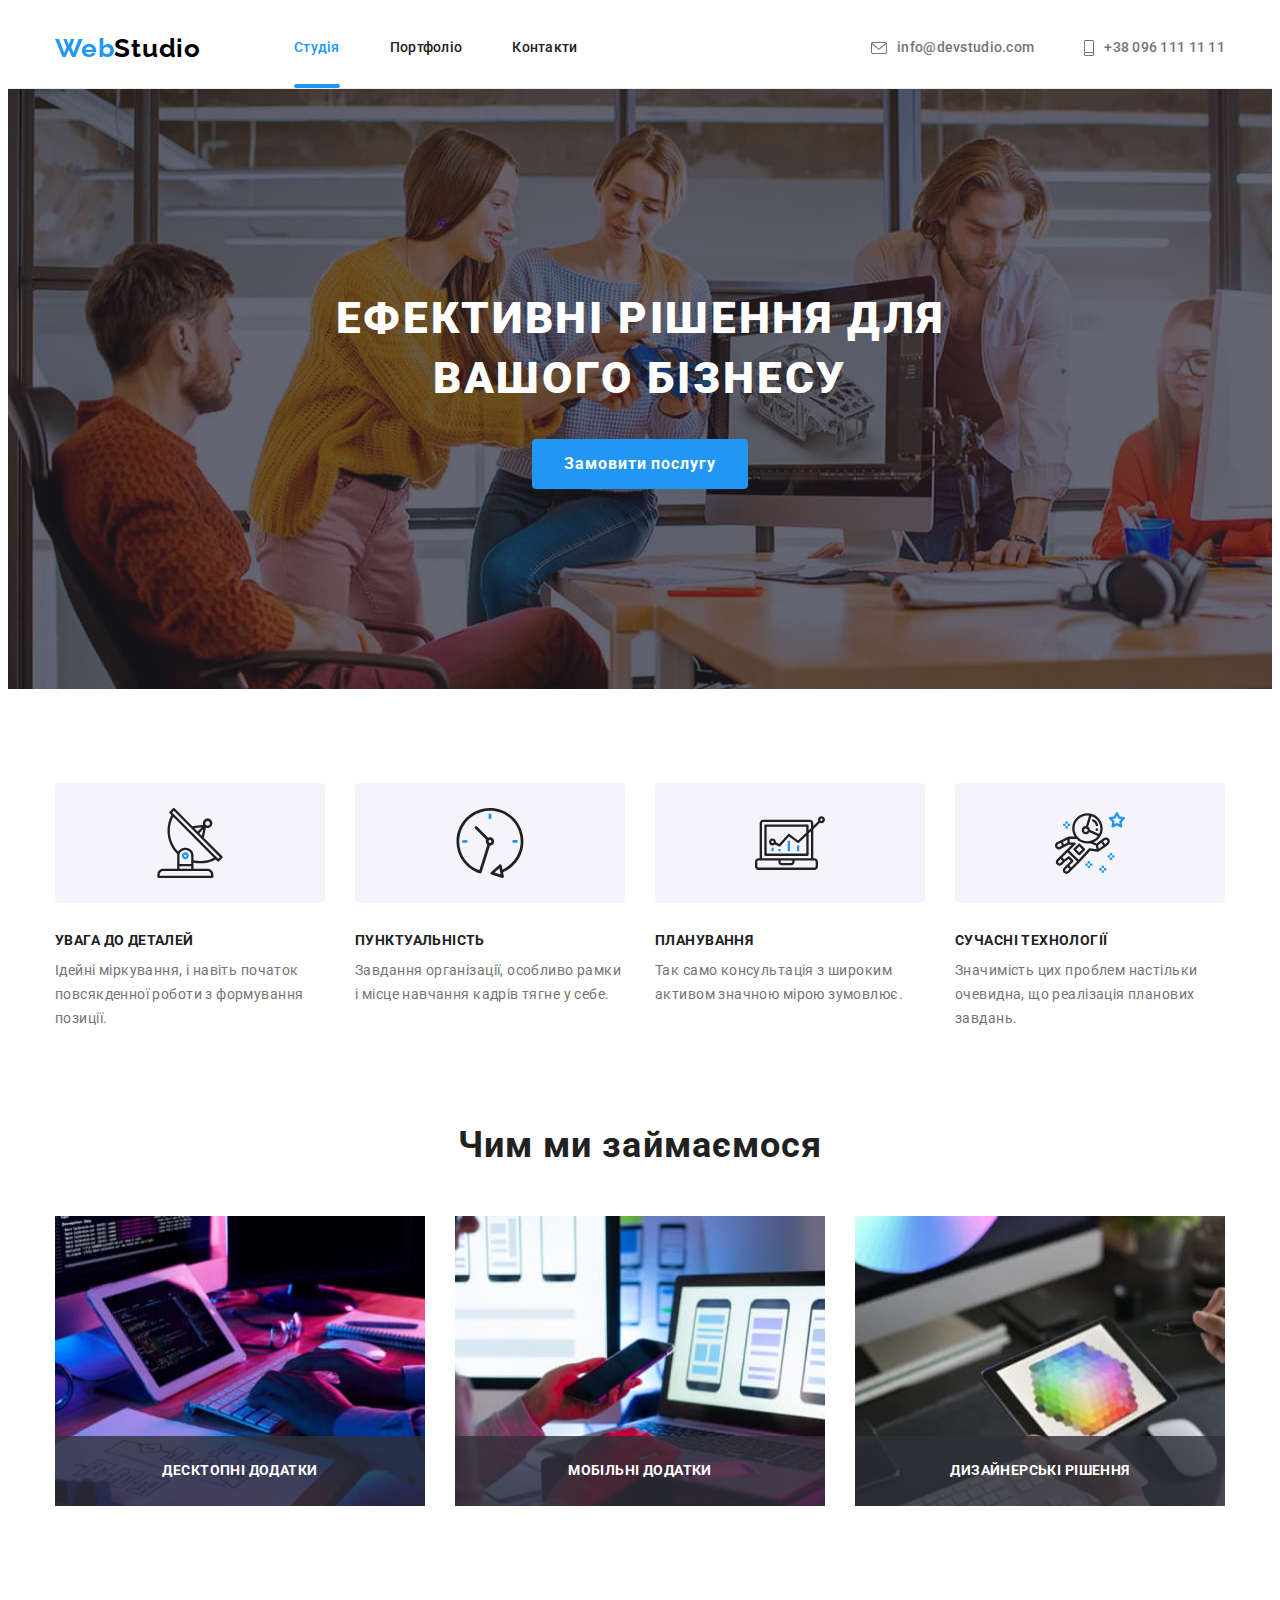
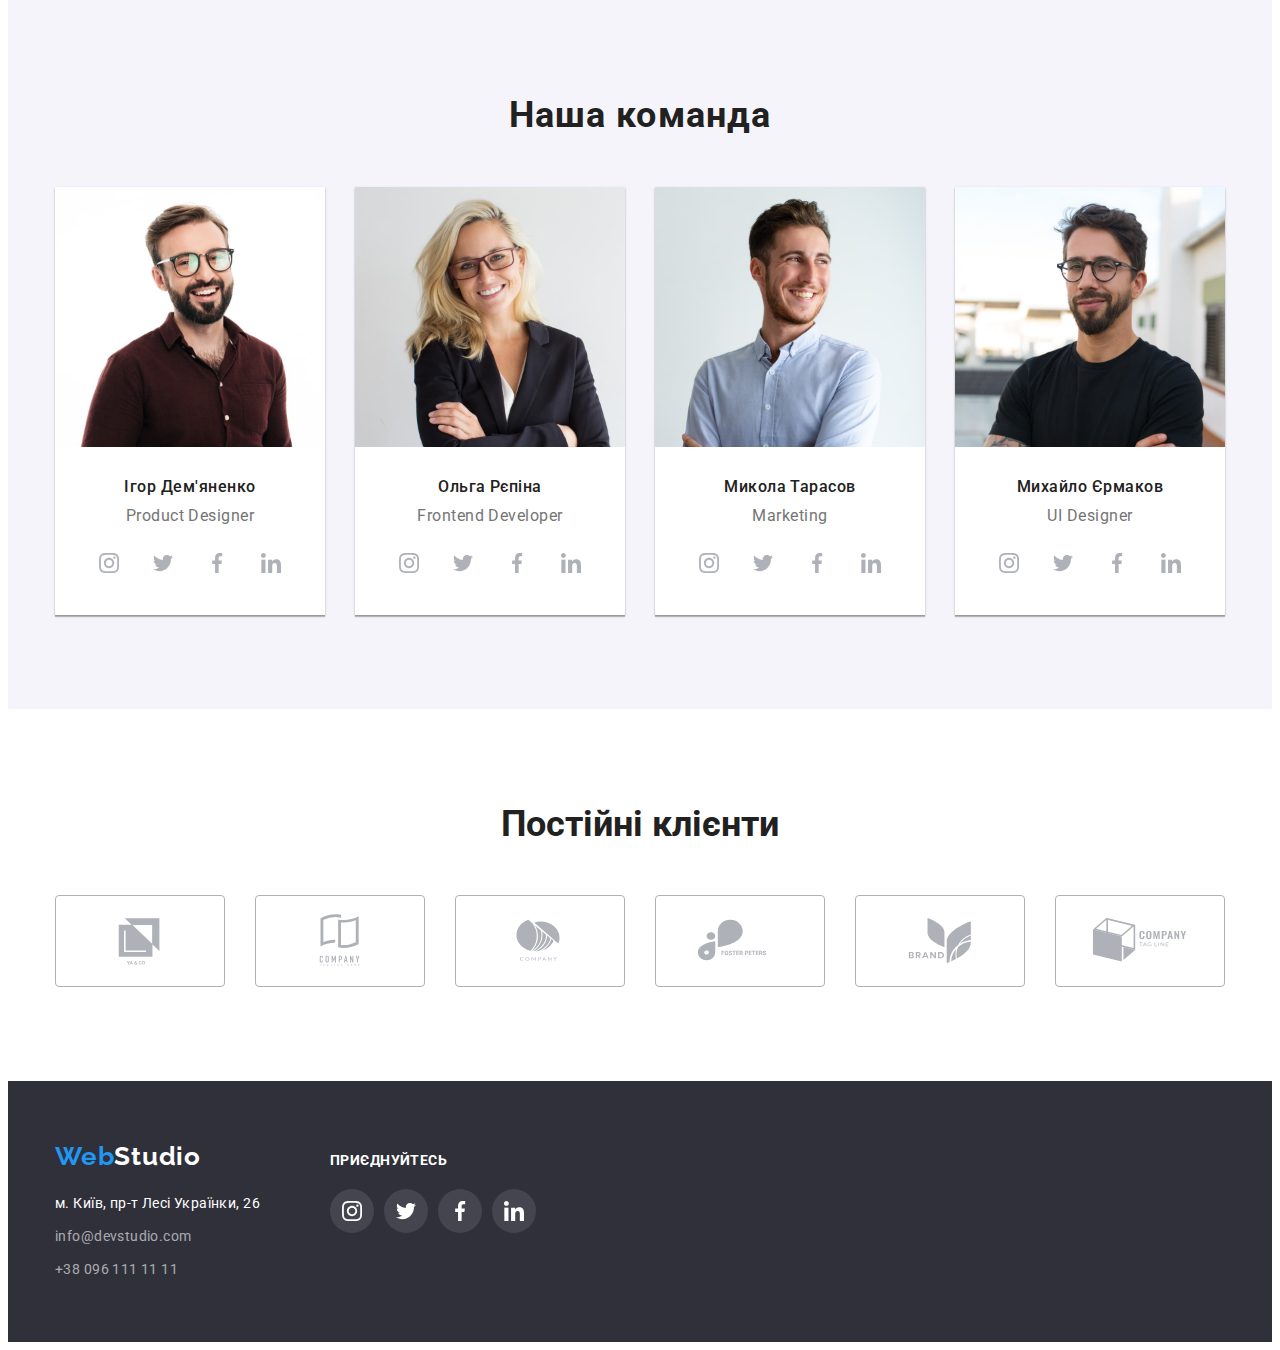
<file: index.html>
<!DOCTYPE html>
<html lang="uk">
  <head>
    <meta charset="UTF-8" />
    <meta name="viewport" content="width=device-width, initial-scale=1.0" />
    <title>Document</title>
    <link rel="preconnect" href="https://fonts.googleapis.com" />
    <link rel="preconnect" href="https://fonts.gstatic.com" crossorigin />
    <link
      href="https://fonts.googleapis.com/css2?family=Raleway:wght@700&family=Roboto:wght@400;500;700;900&display=swap"
      rel="stylesheet"
    />
    <link
      rel="stylesheet"
      href="https://cdnjs.cloudflare.com/ajax/libs/modern-normalize/1.1.0/modern-normalize.min.css"
      integrity="sha512-wpPYUAdjBVSE4KJnH1VR1HeZfpl1ub8YT/NKx4PuQ5NmX2tKuGu6U/JRp5y+Y8XG2tV+wKQpNHVUX03MfMFn9Q=="
      crossorigin="anonymous"
      referrerpolicy="no-referrer"
    />
    <link rel="stylesheet" href="./CSS/styles.css" />
  </head>

  <body>
    <header class="header">
      <div class="container nav-menu">
        <nav class="nav-menu">
          <a lang="en" href="" class="logo"
            ><span class="accent">Web</span>Studio</a
          >
          <ul class="site-nav list">
            <li class="item">
              <a href="" class="site-nav-link current">Студія</a>
            </li>
            <li class="item">
              <a href="./portfolio.html" class="site-nav-link">Портфоліо</a>
            </li>
            <li class="item"><a href="" class="site-nav-link">Контакти</a></li>
          </ul>
        </nav>
        <ul class="contacts list">
          <li class="item">
            <a href="mailto:info@devstudio.com" class="contacts-link"
              ><svg class="mail" width="16" height="12">
                <use href="./images/symbol-defs.svg#envelope"></use></svg
              >info@devstudio.com</a
            >
          </li>
          <li class="item">
            <a href="tel:+380961111111" class="contacts-link"
              ><svg class="tel" width="10" height="16">
                <use href="./images/symbol-defs.svg#smartphone"></use></svg
              >+38 096 111 11 11</a
            >
          </li>
        </ul>
      </div>
    </header>

    <main>
      <section class="hero">
        <div class="container">
          <h1 class="hero-title">ЕФЕКТИВНІ РІШЕННЯ ДЛЯ ВАШОГО БІЗНЕСУ</h1>
          <button type="button" class="button" data-modal-open>
            Замовити послугу
          </button>
        </div>
      </section>

      <section class="features">
        <div class="container">
          <h2 class="section-title hidden-title">Особливості</h2>
          <ul class="features-list list">
            <li class="item">
              <div class="features-card-list">
                <a href="" class="features-link">
                  <svg class="features-icon" width="70" height="70">
                    <use href="./images/symbol-defs.svg#antenna"></use>
                  </svg>
                </a>
              </div>
              <h3 class="features-title">УВАГА ДО ДЕТАЛЕЙ</h3>
              <p class="features-text">
                Ідейні міркування, і навіть початок повсякденної роботи з
                формування позиції.
              </p>
            </li>
            <li class="item">
              <div class="features-card-list">
                <a href="" class="features-link">
                  <svg class="features-icon" width="70" height="70">
                    <use href="./images/symbol-defs.svg#clock"></use>
                  </svg>
                </a>
              </div>
              <h3 class="features-title">ПУНКТУАЛЬНІСТЬ</h3>
              <p class="features-text">
                Завдання організації, особливо рамки і місце навчання кадрів
                тягне у себе.
              </p>
            </li>
            <li class="item">
              <div class="features-card-list">
                <a href="" class="features-link">
                  <svg class="features-icon" width="70" height="70">
                    <use href="./images/symbol-defs.svg#diagram"></use>
                  </svg>
                </a>
              </div>
              <h3 class="features-title">ПЛАНУВАННЯ</h3>
              <p class="features-text">
                Так само консультація з широким активом значною мірою зумовлює.
              </p>
            </li>
            <li class="item">
              <div class="features-card-list">
                <a href="" class="features-link">
                  <svg class="features-icon" width="70" height="70">
                    <use href="./images/symbol-defs.svg#astronaut"></use>
                  </svg>
                </a>
              </div>
              <h3 class="features-title">СУЧАСНІ ТЕХНОЛОГІЇ</h3>
              <p class="features-text">
                Значимість цих проблем настільки очевидна, що реалізація
                планових завдань.
              </p>
            </li>
          </ul>
        </div>
      </section>

      <section class="work">
        <div class="container">
          <h2 class="section-title">Чим ми займаємося</h2>
          <ul class="work-list list">
            <li class="work-list-pic">
              <div class="image">
                <img
                  src="./images/box1.jpg"
                  alt="Розробка веб-сайтів"
                  width="370"
                  height="290"
                />
                <div class="image-text">
                  <p class="image-paragraph">ДЕСКТОПНІ ДОДАТКИ</p>
                </div>
              </div>
            </li>
            <li class="work-list-pic">
              <div class="image">
                <img
                  src="./images/box2.jpg"
                  alt="Створення мобільних додатків"
                  width="370"
                  height="290"
                />
                <div class="image-text">
                  <p class="image-paragraph">МОБІЛЬНІ ДОДАТКИ</p>
                </div>
              </div>
            </li>
            <li class="work-list-pic">
              <div class="image">
                <img
                  src="./images/box3.jpg"
                  alt="Веб та графічний дизайн"
                  width="370"
                  height="290"
                />
                <div class="image-text">
                  <p class="image-paragraph">ДИЗАЙНЕРСЬКІ РІШЕННЯ</p>
                </div>
              </div>
            </li>
          </ul>
        </div>
      </section>

      <section class="team">
        <div class="container">
          <h2 class="section-title">Наша команда</h2>
          <ul class="team-list list">
            <li class="team-list-person">
              <img
                src="./images/img1.jpg"
                alt="Продакт-дизайнер"
                width="270"
                height="260"
              />
              <div class="team-title-position">
                <h3 class="team-title">Ігор Дем'яненко</h3>
                <p lang="en" class="team-position">Product Designer</p>
              </div>
              <ul class="team-soc-list">
                <li class="team-soc-item">
                  <a href="" class="team-soc-link">
                    <svg class="team-soc-icon" width="20" height="20">
                      <use href="./images/symbol-defs.svg#instagram"></use>
                    </svg>
                  </a>
                </li>
                <li class="team-soc-item">
                  <a href="" class="team-soc-link">
                    <svg class="team-soc-icon" width="20" height="20">
                      <use href="./images/symbol-defs.svg#twitter"></use>
                    </svg>
                  </a>
                </li>
                <li class="team-soc-item">
                  <a href="" class="team-soc-link">
                    <svg class="team-soc-icon" width="20" height="20">
                      <use href="./images/symbol-defs.svg#facebook"></use>
                    </svg>
                  </a>
                </li>
                <li class="team-soc-item">
                  <a href="" class="team-soc-link">
                    <svg class="team-soc-icon" width="20" height="20">
                      <use href="./images/symbol-defs.svg#linkedin"></use>
                    </svg>
                  </a>
                </li>
              </ul>
            </li>
            <li class="team-list-person">
              <img
                src="./images/img2.jpg"
                alt="Фронтенд-розробник"
                width="270"
                height="260"
              />
              <div class="team-title-position">
                <h3 class="team-title">Ольга Рєпіна</h3>
                <p lang="en" class="team-position">Frontend Developer</p>
              </div>
              <ul class="team-soc-list">
                <li class="team-soc-item">
                  <a href="" class="team-soc-link">
                    <svg class="team-soc-icon" width="20" height="20">
                      <use href="./images/symbol-defs.svg#instagram"></use>
                    </svg>
                  </a>
                </li>
                <li class="team-soc-item">
                  <a href="" class="team-soc-link">
                    <svg class="team-soc-icon" width="20" height="20">
                      <use href="./images/symbol-defs.svg#twitter"></use>
                    </svg>
                  </a>
                </li>
                <li class="team-soc-item">
                  <a href="" class="team-soc-link">
                    <svg class="team-soc-icon" width="20" height="20">
                      <use href="./images/symbol-defs.svg#facebook"></use>
                    </svg>
                  </a>
                </li>
                <li class="team-soc-item">
                  <a href="" class="team-soc-link">
                    <svg class="team-soc-icon" width="20" height="20">
                      <use href="./images/symbol-defs.svg#linkedin"></use>
                    </svg>
                  </a>
                </li>
              </ul>
            </li>
            <li class="team-list-person">
              <img
                src="./images/img3.jpg"
                alt="Маркетолог"
                width="270"
                height="260"
              />
              <div class="team-title-position">
                <h3 class="team-title">Микола Тарасов</h3>
                <p lang="en" class="team-position">Marketing</p>
              </div>
              <ul class="team-soc-list">
                <li class="team-soc-item">
                  <a href="" class="team-soc-link">
                    <svg class="team-soc-icon" width="20" height="20">
                      <use href="./images/symbol-defs.svg#instagram"></use>
                    </svg>
                  </a>
                </li>
                <li class="team-soc-item">
                  <a href="" class="team-soc-link">
                    <svg class="team-soc-icon" width="20" height="20">
                      <use href="./images/symbol-defs.svg#twitter"></use>
                    </svg>
                  </a>
                </li>
                <li class="team-soc-item">
                  <a href="" class="team-soc-link">
                    <svg class="team-soc-icon" width="20" height="20">
                      <use href="./images/symbol-defs.svg#facebook"></use>
                    </svg>
                  </a>
                </li>
                <li class="team-soc-item">
                  <a href="" class="team-soc-link">
                    <svg class="team-soc-icon" width="20" height="20">
                      <use href="./images/symbol-defs.svg#linkedin"></use>
                    </svg>
                  </a>
                </li>
              </ul>
            </li>
            <li class="team-list-person">
              <img
                src="./images/img4.jpg"
                alt="Графічний дизайнер"
                width="270"
                height="260"
              />
              <div class="team-title-position">
                <h3 class="team-title">Михайло Єрмаков</h3>
                <p lang="en" class="team-position">UI Designer</p>
              </div>
              <ul class="team-soc-list">
                <li class="team-soc-item">
                  <a href="" class="team-soc-link">
                    <svg class="team-soc-icon" width="20" height="20">
                      <use href="./images/symbol-defs.svg#instagram"></use>
                    </svg>
                  </a>
                </li>
                <li class="team-soc-item">
                  <a href="" class="team-soc-link">
                    <svg class="team-soc-icon" width="20" height="20">
                      <use href="./images/symbol-defs.svg#twitter"></use>
                    </svg>
                  </a>
                </li>
                <li class="team-soc-item">
                  <a href="" class="team-soc-link">
                    <svg class="team-soc-icon" width="20" height="20">
                      <use href="./images/symbol-defs.svg#facebook"></use>
                    </svg>
                  </a>
                </li>
                <li class="team-soc-item">
                  <a href="" class="team-soc-link">
                    <svg class="team-soc-icon" width="20" height="20">
                      <use href="./images/symbol-defs.svg#linkedin"></use>
                    </svg>
                  </a>
                </li>
              </ul>
            </li>
          </ul>
        </div>
      </section>

      <section class="clients">
        <div class="container">
          <h2 class="clients-title">Постійні клієнти</h2>
          <ul class="clients-list">
            <li class="client">
              <a href="" class="clients-link">
                <svg class="clients-icon" width="106" height="60">
                  <use href="./images/symbol-defs.svg#client1"></use>
                </svg>
              </a>
            </li>
            <li class="client">
              <a href="" class="clients-link">
                <svg class="clients-icon" width="106" height="60">
                  <use href="./images/symbol-defs.svg#client2"></use>
                </svg>
              </a>
            </li>
            <li class="client">
              <a href="" class="clients-link">
                <svg class="clients-icon" width="106" height="60">
                  <use href="./images/symbol-defs.svg#client3"></use>
                </svg>
              </a>
            </li>
            <li class="client">
              <a href="" class="clients-link">
                <svg class="clients-icon" width="106" height="60">
                  <use href="./images/symbol-defs.svg#client4"></use>
                </svg>
              </a>
            </li>
            <li class="client">
              <a href="" class="clients-link">
                <svg class="clients-icon" width="106" height="60">
                  <use href="./images/symbol-defs.svg#client5"></use>
                </svg>
              </a>
            </li>
            <li class="client">
              <a href="" class="clients-link">
                <svg class="clients-icon" width="106" height="60">
                  <use href="./images/symbol-defs.svg#client6"></use>
                </svg>
              </a>
            </li>
          </ul>
        </div>
      </section>
    </main>

    <footer class="footer">
      <div class="container bottom">
        <div class="contacts-info">
          <a lang="en" href="" class="footer-logo"
            ><span class="accent">Web</span>Studio</a
          >
          <address>
            <ul class="list address-ul">
              <li class="address-link-list">
                <a href="" class="address-link address-map-link"
                  >м. Київ, пр-т Лесі Українки, 26</a
                >
              </li>
              <li class="address-link-list">
                <a href="mailto:info@devstudio.com" class="address-link"
                  >info@devstudio.com</a
                >
              </li>
              <li class="address-link-list">
                <a href="tel:+380961111111" class="address-link"
                  >+38 096 111 11 11</a
                >
              </li>
            </ul>
          </address>
        </div>
        <div class="join">
          <h2 class="join-title">Приєднуйтесь</h2>
          <ul class="soc-list">
            <li class="social-network">
              <a href="" class="soc-link">
                <svg class="soc-icon" width="20" height="20">
                  <use href="./images/symbol-defs.svg#instagram"></use>
                </svg>
              </a>
            </li>
            <li class="social-network">
              <a href="" class="soc-link">
                <svg class="soc-icon" width="20" height="20">
                  <use href="./images/symbol-defs.svg#twitter"></use>
                </svg>
              </a>
            </li>
            <li class="social-network">
              <a href="" class="soc-link">
                <svg class="soc-icon" width="20" height="20">
                  <use href="./images/symbol-defs.svg#facebook"></use>
                </svg>
              </a>
            </li>
            <li class="social-network">
              <a href="" class="soc-link">
                <svg class="soc-icon" width="20" height="20">
                  <use href="./images/symbol-defs.svg#linkedin"></use>
                </svg>
              </a>
            </li>
          </ul>
        </div>
      </div>
    </footer>
    <div class="backdrop is-hidden" data-modal>
      <div class="modal">
        <button class="close-button" type="button">
          <svg
            class="close-button-icon"
            width="11"
            height="11"
            data-modal-close
          >
            <use href="./images/symbol-defs.svg#close"></use>
          </svg>
        </button>
      </div>
    </div>
    <script src="./js/modal.js"></script>
  </body>
</html>
</file>
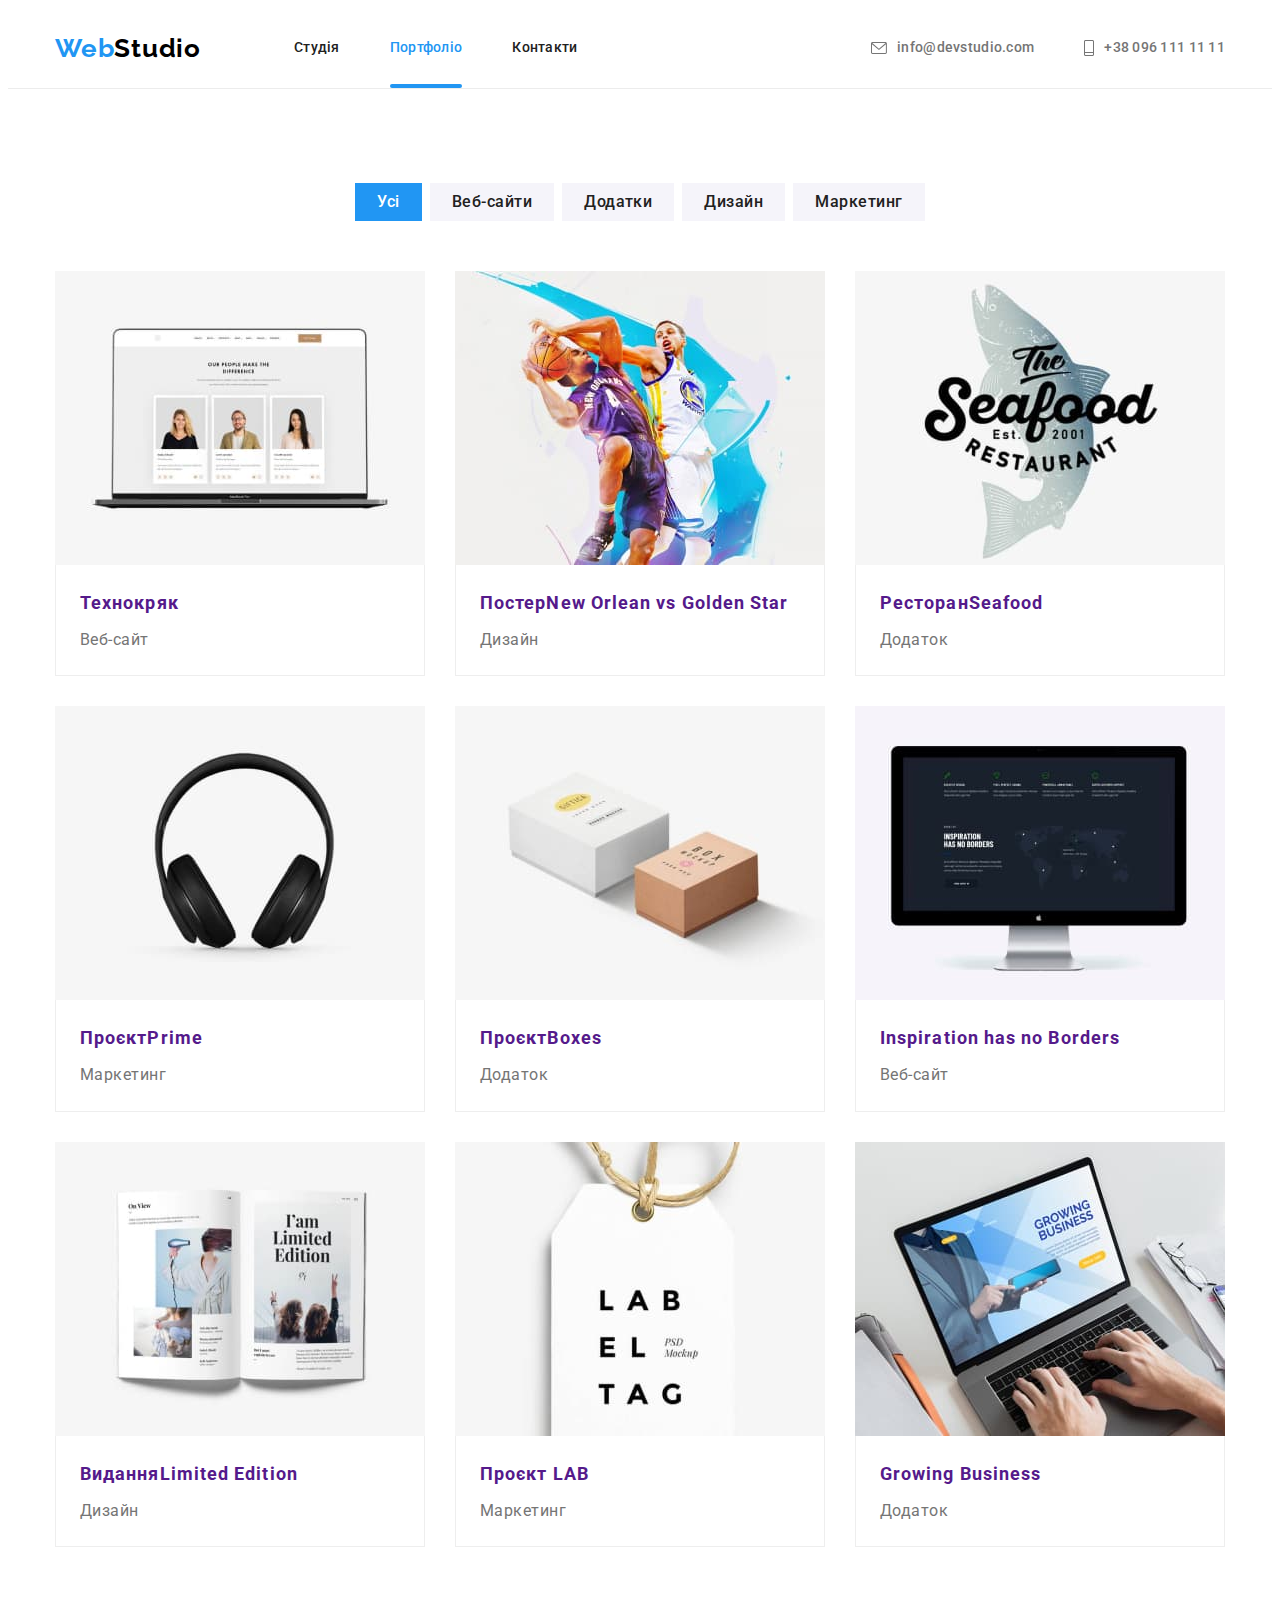
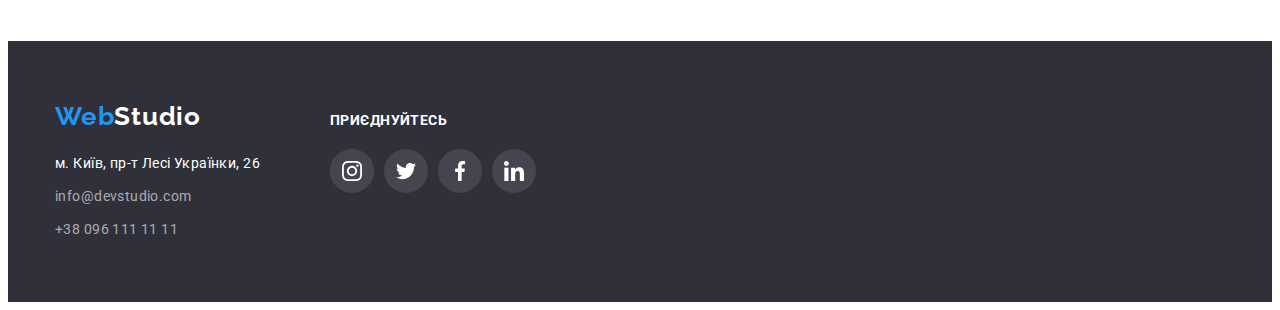
<file: portfolio.html>
<!DOCTYPE html>
<html lang="uk">
  <head>
    <meta charset="UTF-8" />
    <meta name="viewport" content="width=device-width, initial-scale=1.0" />
    <title>Document</title>
    <link rel="preconnect" href="https://fonts.googleapis.com" />
    <link rel="preconnect" href="https://fonts.gstatic.com" crossorigin />
    <link
      href="https://fonts.googleapis.com/css2?family=Raleway:wght@700&family=Roboto:wght@400;500;700;900&display=swap"
      rel="stylesheet"
    />
    <link
      rel="stylesheet"
      href="https://cdnjs.cloudflare.com/ajax/libs/modern-normalize/1.1.0/modern-normalize.min.css"
      integrity="sha512-wpPYUAdjBVSE4KJnH1VR1HeZfpl1ub8YT/NKx4PuQ5NmX2tKuGu6U/JRp5y+Y8XG2tV+wKQpNHVUX03MfMFn9Q=="
      crossorigin="anonymous"
      referrerpolicy="no-referrer"
    />
    <link rel="stylesheet" href="./CSS/styles.css" />
  </head>

  <body>
    <header class="header">
      <div class="container nav-menu">
        <nav class="nav-menu">
          <a lang="en" href="./index.html" class="logo"
            ><span class="accent">Web</span>Studio</a
          >
          <ul class="site-nav list">
            <li class="item">
              <a href="./index.html" class="site-nav-link">Студія</a>
            </li>
            <li class="item">
              <a href="" class="site-nav-link current">Портфоліо</a>
            </li>
            <li class="item">
              <a href="" class="site-nav-link">Контакти</a>
            </li>
          </ul>
        </nav>
        <ul class="contacts list">
          <li class="item">
            <a href="mailto:info@devstudio.com" class="contacts-link"
              ><svg class="mail" width="16" height="12">
                <use href="./images/symbol-defs.svg#envelope"></use></svg
              >info@devstudio.com</a
            >
          </li>
          <li class="item">
            <a href="tel:+380961111111" class="contacts-link"
              ><svg class="tel" width="10" height="16">
                <use href="./images/symbol-defs.svg#smartphone"></use></svg
              >+38 096 111 11 11</a
            >
          </li>
        </ul>
      </div>
    </header>

    <main>
      <section class="our-projects">
        <div class="container">
          <h1 class="section-title hidden-title">Проекти</h1>
          <ul class="buttons list">
            <li class="buttons-list">
              <button type="button" class="filter-button current">Усі</button>
            </li>
            <li class="buttons-list">
              <button type="button" class="filter-button">Веб-сайти</button>
            </li>
            <li class="buttons-list">
              <button type="button" class="filter-button">Додатки</button>
            </li>
            <li class="buttons-list">
              <button type="button" class="filter-button">Дизайн</button>
            </li>
            <li class="buttons-list">
              <button type="button" class="filter-button">Маркетинг</button>
            </li>
          </ul>

          <ul class="projects-list list">
            <li class="projects-card">
              <a href="" class="projects-link">
                <div class="projects-card-cover">
                  <img
                    src="./images/portfolio1.jpg"
                    alt="Веб-сайт"
                    width="370"
                    height="294"
                  />
                  <p class="projects-text">
                    Ресурс пропонує комплексні пропозиції з різним рівнем
                    функціоналу та сервісів. Все це дозволить відвідувачу
                    отримати вичерпні відомості про компанію чи приватну особу.
                  </p>
                </div>
                <div class="project-area">
                  <h2 class="projects-title">Технокряк</h2>
                  <p class="project">Веб-сайт</p>
                </div>
              </a>
            </li>
            <li class="projects-card">
              <a href="" class="projects-link">
                <div class="projects-card-cover">
                  <img
                    src="./images/portfolio2.jpg"
                    alt="Дизайн постера"
                    width="370"
                    height="294"
                  />
                  <p class="projects-text">
                    Ресурс пропонує комплексні пропозиції з різним рівнем
                    функціоналу та сервісів. Все це дозволить відвідувачу
                    отримати вичерпні відомості про компанію чи приватну особу.
                  </p>
                </div>
                <div class="project-area">
                  <h2 class="projects-title">
                    Постер<span lang="en">New Orlean vs Golden Star</span>
                  </h2>
                  <p class="project">Дизайн</p>
                </div>
              </a>
            </li>
            <li class="projects-card">
              <a href="" class="projects-link">
                <div class="projects-card-cover">
                  <img
                    src="./images/portfolio3.jpg"
                    alt="Додаток"
                    width="370"
                    height="294"
                  />
                  <p class="projects-text">
                    Ресурс пропонує комплексні пропозиції з різним рівнем
                    функціоналу та сервісів. Все це дозволить відвідувачу
                    отримати вичерпні відомості про компанію чи приватну особу.
                  </p>
                </div>
                <div class="project-area">
                  <h2 class="projects-title">
                    Ресторан<span lang="en">Seafood</span>
                  </h2>
                  <p class="project">Додаток</p>
                </div>
              </a>
            </li>
            <li class="projects-card">
              <a href="" class="projects-link">
                <div class="projects-card-cover">
                  <img
                    src="./images/portfolio4.jpg"
                    alt="Маркетинг"
                    width="370"
                    height="294"
                  />
                  <p class="projects-text">
                    Ресурс пропонує комплексні пропозиції з різним рівнем
                    функціоналу та сервісів. Все це дозволить відвідувачу
                    отримати вичерпні відомості про компанію чи приватну особу.
                  </p>
                </div>
                <div class="project-area">
                  <h2 class="projects-title">
                    Проєкт<span lang="en">Prime</span>
                  </h2>
                  <p class="project">Маркетинг</p>
                </div>
              </a>
            </li>
            <li class="projects-card">
              <a href="" class="projects-link">
                <div class="projects-card-cover">
                  <img
                    src="./images/portfolio5.jpg"
                    alt="Додаток"
                    width="370"
                    height="294"
                  />
                  <p class="projects-text">
                    Ресурс пропонує комплексні пропозиції з різним рівнем
                    функціоналу та сервісів. Все це дозволить відвідувачу
                    отримати вичерпні відомості про компанію чи приватну особу.
                  </p>
                </div>
                <div class="project-area">
                  <h2 class="projects-title">
                    Проєкт<span lang="en">Boxes</span>
                  </h2>
                  <p class="project">Додаток</p>
                </div>
              </a>
            </li>
            <li class="projects-card">
              <a href="" class="projects-link">
                <div class="projects-card-cover">
                  <img
                    src="./images/portfolio6.jpg"
                    alt="Веб-сайт"
                    width="370"
                    height="294"
                  />
                  <p class="projects-text">
                    Ресурс пропонує комплексні пропозиції з різним рівнем
                    функціоналу та сервісів. Все це дозволить відвідувачу
                    отримати вичерпні відомості про компанію чи приватну особу.
                  </p>
                </div>
                <div class="project-area">
                  <h2 lang="en" class="projects-title">
                    Inspiration has no Borders
                  </h2>
                  <p class="project">Веб-сайт</p>
                </div>
              </a>
            </li>
            <li class="projects-card">
              <a href="" class="projects-link">
                <div class="projects-card-cover">
                  <img
                    src="./images/portfolio7.jpg"
                    alt="Дизайн видання"
                    width="370"
                    height="294"
                  />
                  <p class="projects-text">
                    Ресурс пропонує комплексні пропозиції з різним рівнем
                    функціоналу та сервісів. Все це дозволить відвідувачу
                    отримати вичерпні відомості про компанію чи приватну особу.
                  </p>
                </div>
                <div class="project-area">
                  <h2 class="projects-title">
                    Видання<span lang="en">Limited Edition</span>
                  </h2>
                  <p class="project">Дизайн</p>
                </div>
              </a>
            </li>
            <li class="projects-card">
              <a href="" class="projects-link">
                <div class="projects-card-cover">
                  <img
                    src="./images/portfolio8.jpg"
                    alt="Маркетинг"
                    width="370"
                    height="294"
                  />
                  <p class="projects-text">
                    Ресурс пропонує комплексні пропозиції з різним рівнем
                    функціоналу та сервісів. Все це дозволить відвідувачу
                    отримати вичерпні відомості про компанію чи приватну особу.
                  </p>
                </div>
                <div class="project-area">
                  <h2 class="projects-title">Проєкт LAB</h2>
                  <p class="project">Маркетинг</p>
                </div>
              </a>
            </li>
            <li class="projects-card">
              <a href="" class="projects-link">
                <div class="projects-card-cover">
                  <img
                    src="./images/portfolio9.jpg"
                    alt="Додаток"
                    width="370"
                    height="294"
                  />
                  <p class="projects-text">
                    Ресурс пропонує комплексні пропозиції з різним рівнем
                    функціоналу та сервісів. Все це дозволить відвідувачу
                    отримати вичерпні відомості про компанію чи приватну особу.
                  </p>
                </div>
                <div class="project-area">
                  <h2 lang="en" class="projects-title">Growing Business</h2>
                  <p class="project">Додаток</p>
                </div>
              </a>
            </li>
          </ul>
        </div>
      </section>
    </main>

    <footer class="footer">
      <div class="container bottom">
        <div class="contacts-info">
          <a lang="en" href="./index.html" class="footer-logo"
            ><span class="accent">Web</span>Studio</a
          >
          <address>
            <ul class="list address-ul">
              <li class="address-link-list">
                <a href="" class="address-link address-map-link"
                  >м. Київ, пр-т Лесі Українки, 26</a
                >
              </li>
              <li class="address-link-list">
                <a href="mailto:info@devstudio.com" class="address-link"
                  >info@devstudio.com</a
                >
              </li>
              <li class="address-link-list">
                <a href="tel:+380961111111" class="address-link"
                  >+38 096 111 11 11</a
                >
              </li>
            </ul>
          </address>
        </div>
        <div class="join">
          <h2 class="join-title">Приєднуйтесь</h2>
          <ul class="soc-list">
            <li class="social-network">
              <a href="" class="soc-link">
                <svg class="soc-icon" width="20" height="20">
                  <use href="./images/symbol-defs.svg#instagram"></use>
                </svg>
              </a>
            </li>
            <li class="social-network">
              <a href="" class="soc-link">
                <svg class="soc-icon" width="20" height="20">
                  <use href="./images/symbol-defs.svg#twitter"></use>
                </svg>
              </a>
            </li>
            <li class="social-network">
              <a href="" class="soc-link">
                <svg class="soc-icon" width="20" height="20">
                  <use href="./images/symbol-defs.svg#facebook"></use>
                </svg>
              </a>
            </li>
            <li class="social-network">
              <a href="" class="soc-link">
                <svg class="soc-icon" width="20" height="20">
                  <use href="./images/symbol-defs.svg#linkedin"></use>
                </svg>
              </a>
            </li>
          </ul>
        </div>
      </div>
    </footer>
  </body>
</html>
</file>
<file: CSS/styles.css>
* {
  list-style: none;
  box-sizing: border-box;
}

p,
h1,
h2,
h3,
h4,
h5,
h6 {
  margin: 0;
}

ul {
  padding-left: 0;
  margin: 0;
  list-style: none;
}

a {
  text-decoration: none;
}

img {
  display: block;
}

:root {
  --primary-text-color: #212121;
  --secondary-text-color: #757575;
  --primary-bg-color: #ffffff;
  --secondary-bg-color: #2f303a;
  --accent-color: #2196f3;
  --header-logo-color: #000000;
  --btn-hover-bg-color: #188ce8;
  --filter-btn-bg-color: #f5f4fa;
  --address-link-color: rgba(255, 255, 255, 0.6);
  --svg-color: #afb1b8;
}

body {
  color: var(--primary-text-color);
  background-color: var(--primary-bg-color);
  font-family: 'Roboto', sans-serif;
}

.list {
  list-style: none;
  padding: 0;
  margin: 0;
}

.container {
  margin-left: auto;
  margin-right: auto;
  max-width: 1200px;
  padding-left: 15px;
  padding-right: 15px;
}

.header {
  border-bottom: 1px solid #ececec;
  background-color: var(--primary-bg-color);
}

.nav-menu {
  display: flex;
  align-items: center;
}

.logo,
.footer-logo {
  margin-top: 0;
  margin-bottom: 0;

  color: var(--header-logo-color);
  font-family: 'Raleway', sans-serif;
  font-style: normal;
  font-weight: 700;
  font-size: 26px;
  line-height: 1.2;
  letter-spacing: 0.03em;
  transition: color 250ms cubic-bezier(0.4, 0, 0.2, 1);
}

.logo:hover,
.logo:focus {
  color: var(--accent-color);
}

.accent {
  color: var(--accent-color);
  font-family: 'Raleway', sans-serif;
  font-style: normal;
  font-weight: 700;
  font-size: 26px;
  line-height: 1.2;
  letter-spacing: 0.03em;
}

.site-nav {
  display: flex;
  margin-left: 93px;
}

.site-nav .item + .item {
  margin-left: 50px;
}

.site-nav-link {
  display: block;
  padding-top: 32px;
  padding-bottom: 32px;

  color: var(--primary-text-color);
  font-weight: 500;
  font-size: 14px;
  line-height: 1.14;
  letter-spacing: 0.02em;
  text-decoration: none;
  transition: color 250ms cubic-bezier(0.4, 0, 0.2, 1);
}

.site-nav-link:hover,
.site-nav-link:focus,
.site-nav-link:active {
  color: var(--accent-color);
}

.item {
  position: relative;
}

.site-nav-link.current {
  color: var(--accent-color);
}

.site-nav-link.current::after {
  content: '';
  position: absolute;
  bottom: 0;
  left: 0;
  width: 100%;
  height: 4px;
  border-radius: 2px;
  background: var(--accent-color);
}

.contacts .item + .item {
  margin-left: 50px;
}

.contacts {
  display: flex;
  margin-left: auto;
  align-items: center;
}

.contacts-link {
  display: block;
  padding-top: 32px;
  padding-bottom: 32px;

  color: var(--secondary-text-color);
  font-weight: 500;
  font-size: 14px;
  line-height: 1.14;
  letter-spacing: 0.02em;
  text-decoration: none;
  transition: color 250ms cubic-bezier(0.4, 0, 0.2, 1);
}

.contacts-link:hover,
.contacts-link:focus {
  color: var(--accent-color);
}

.mail,
.tel {
  margin-right: 10px;
  vertical-align: middle;
  fill: currentColor;
  transition: fill 250ms cubic-bezier(0.4, 0, 0.2, 1);
}

.mail:hover,
.mail:focus {
  fill: currentColor;
}

.tel:hover,
.tel:focus {
  fill: currentColor;
}

/* Hero */
.hero {
  padding-top: 200px;
  padding-bottom: 200px;

  background-color: var(--secondary-bg-color);
  background-image: linear-gradient(
      rgba(47, 48, 58, 0.4),
      rgba(47, 48, 58, 0.4)
    ),
    url(../images/hero-background.jpg);
  background-repeat: no-repeat;
  background-size: cover;
  max-width: 1600px;
  margin: 0 auto;
}

.hero-title {
  margin: 0 auto;
  margin-bottom: 30px;
  max-width: 696px;

  color: var(--primary-bg-color);
  font-weight: 900;
  font-size: 44px;
  line-height: 1.36;
  text-align: center;
  letter-spacing: 0.06em;
  text-transform: uppercase;
}

.button {
  display: block;
  margin: 0 auto;
  min-width: 216px;
  height: 50px;
  border: none;
  border-radius: 4px;
  transition: background-color 250ms cubic-bezier(0.4, 0, 0.2, 1),
    color 250ms cubic-bezier(0.4, 0, 0.2, 1);

  color: var(--primary-bg-color);
  background-color: var(--accent-color);
  font-family: inherit;
  font-weight: 700;
  font-size: 16px;
  line-height: 1.9;
  text-align: center;
  letter-spacing: 0.06em;
}

.button:hover,
.button:focus,
.button:active {
  background-color: var(--btn-hover-bg-color);
  cursor: pointer;
}

.features {
  padding-top: 94px;
}

.feature-list .item {
  width: calc((100% - 30px * 3) / 4);
}

.hidden-title {
  position: absolute;
  width: 1px;
  height: 1px;
  margin: -1px;
  border: 0;
  padding: 0;
  white-space: nowrap;
  clip-path: inset(100%);
  clip: rect(0 0 0 0);
  overflow: hidden;
}

.section-title {
  margin-top: 0;
  margin-bottom: 50px;

  font-weight: 700;
  font-size: 36px;
  line-height: 1.17;
  text-align: center;
  letter-spacing: 0.03em;
}

.features-list {
  display: flex;
  gap: 30px;
}

.features-card-list {
  display: flex;
  justify-content: center;
  width: 270px;
  height: 120px;
  border-radius: 4px;
  margin-bottom: 30px;
  background-color: var(--filter-btn-bg-color);
}

.features-link {
  display: flex;
  justify-content: center;
  width: 100%;
  height: 100%;
  align-items: center;
}

.features-title {
  margin-top: 0;
  margin-bottom: 10px;

  font-weight: 700;
  font-size: 14px;
  line-height: 1.14;
  letter-spacing: 0.03em;
  text-transform: uppercase;
}

.features-text {
  margin-top: 0;
  margin-bottom: 0;

  color: var(--secondary-text-color);
  font-size: 14px;
  line-height: 1.7;
  letter-spacing: 0.03em;
}

/* Work */
.work {
  padding-top: 94px;
  padding-bottom: 94px;
}

.work-list {
  display: flex;
  gap: 30px;
}

.work-list-pic {
  width: calc((100% - 30px * 2) / 3);
}

.image {
  position: relative;
}
/* 
.block {
  display: block;
} */

.image-text {
  position: absolute;
  bottom: 0;
  left: 0;
  width: 370px;
  height: 70px;
  background-color: rgba(47, 48, 58, 0.8);
}

.image-paragraph {
  padding-top: 27px;
  padding-bottom: 27px;
  font-weight: 700;
  font-size: 14px;
  line-height: 1.14;
  text-align: center;
  letter-spacing: 0.03em;
  text-transform: uppercase;
  color: var(--primary-bg-color);
}

/* Team */
.team {
  padding-top: 94px;
  padding-bottom: 94px;

  background-color: var(--filter-btn-bg-color);
}

.team-list {
  display: flex;
  gap: 30px;
}

.team-list-person {
  width: calc((100% - 30px * 3) / 4);
  background-color: var(--primary-bg-color);
  box-shadow: 0px 1px 3px rgba(0, 0, 0, 0.12), 0px 1px 1px rgba(0, 0, 0, 0.14),
    0px 2px 1px rgba(0, 0, 0, 0.2);
}

.team-title-position {
  padding-top: 30px;
  padding-bottom: 0px;
}

.team-title {
  margin-top: 0;
  margin-bottom: 10px;

  font-weight: 500;
  font-size: 16px;
  line-height: 1.2;
  text-align: center;
  letter-spacing: 0.03em;
}

.team-position {
  margin-top: 0;
  margin-bottom: 16px;

  color: var(--secondary-text-color);
  font-size: 16px;
  line-height: 1.2;
  text-align: center;
  letter-spacing: 0.03em;
}

.team-soc-list {
  display: flex;
  justify-content: center;
  gap: 10px;
  margin-top: 0;
  margin-bottom: 30px;
}

.team-soc-item {
  width: 44px;
  height: 44px;
  margin-top: 0;
  margin-bottom: 0;
}

.team-soc-link {
  display: flex;
  justify-content: center;
  align-items: center;
  width: 100%;
  height: 100%;
  border-radius: 50%;
  background-color: var(--primary-bg-color);
  color: var(--svg-color);
  transition: background-color 250ms cubic-bezier(0.4, 0, 0.2, 1);
}

.team-soc-link:hover,
.team-soc-link:focus {
  background-color: var(--accent-color);
  color: var(--primary-bg-color);
}

.team-soc-icon {
  fill: currentColor;
  transition: fill 250ms cubic-bezier(0.4, 0, 0.2, 1);
}

.team-soc-icon:hover,
.team-soc-icon:focus {
  fill: currentColor;
}

/* Clients */
.clients {
  padding-top: 94px;
  padding-bottom: 94px;
}

.clients-title {
  margin-top: 0;
  margin-bottom: 50px;
  color: var(--primary-text-color);
  font-weight: 700;
  font-size: 36px;
  line-height: 1.17;
  text-align: center;
}

.clients-list {
  display: flex;
  flex-wrap: wrap;
  margin: 0;
  padding: 0;
}

.client:not(:last-child) {
  margin-right: 30px;
}

.clients-link {
  display: inline-flex;
  justify-content: center;
  align-items: center;
  width: 170px;
  height: 92px;
  color: var(--svg-color);
  border: 1px solid var(--svg-color);
  border-radius: 4px;
  transition: color 250ms cubic-bezier(0.4, 0, 0.2, 1),
    border 250ms cubic-bezier(0.4, 0, 0.2, 1);
}

.clients-link:hover,
.clients-link:focus {
  color: var(--accent-color);
  border: 1px solid var(--accent-color);
}

.clients-icon {
  fill: currentColor;
}

/* Footer */
.footer {
  padding-top: 60px;
  padding-bottom: 60px;

  background-color: var(--secondary-bg-color);
}

.bottom {
  display: flex;
  gap: 70px;
  align-items: baseline;
}

.footer-logo {
  color: var(--primary-bg-color);
}

.footer-logo:hover,
.footer-logo:focus {
  color: var(--accent-color);
}

.contacts-info {
  display: block;
}

.address-ul {
  margin-top: 20px;
  margin-bottom: 0;
}

.address-link-list {
  margin-bottom: 9px;
}

.address-link-list:last-child {
  margin-bottom: 0px;
}

.address-link {
  color: var(--address-link-color);
  font-style: normal;
  font-weight: 400;
  font-size: 14px;
  line-height: 1.7;
  letter-spacing: 0.03em;
  text-decoration: none;
  transition: color 250ms cubic-bezier(0.4, 0, 0.2, 1);
}

.address-link:hover,
.address-link:focus {
  color: var(--accent-color);
}

.address-map-link {
  color: var(--primary-bg-color);
}

.join {
  display: inline-block;
}

.join-title {
  display: flex;
  margin-top: 0;
  margin-bottom: 20px;

  color: var(--primary-bg-color);
  font-weight: 700;
  font-size: 14px;
  line-height: 1.14;
  letter-spacing: 0.03em;
  text-transform: uppercase;
}

.soc-list {
  display: flex;
  gap: 10px;
  align-items: baseline;
}

.social-network {
  display: flex;
  justify-content: center;
  margin-top: 0;
  margin-bottom: 0;
  align-items: center;
}

.soc-link {
  display: flex;
  justify-content: center;
  margin-top: 0;
  margin-bottom: 0;
  width: 44px;
  height: 44px;
  align-items: center;
  border-radius: 50%;
  background-color: rgba(255, 255, 255, 0.1);
  transition: background-color 250ms cubic-bezier(0.4, 0, 0.2, 1);
}

.soc-link:hover,
.soc-link:focus {
  background-color: var(--accent-color);
}

.soc-icon {
  fill: var(--primary-bg-color);
}

/* Portfolio */
.our-projects {
  padding-top: 94px;
  padding-bottom: 94px;
}

.buttons {
  margin-top: 0;
  margin-bottom: 50px;
  display: flex;
  justify-content: center;
  gap: 8px;
}

.buttons-list {
  margin-top: 0;
  margin-bottom: 0;
}

.filter-button {
  padding: 6px 22px;

  color: var(--primary-text-color);
  background-color: var(--filter-btn-bg-color);
  font-family: 'Roboto', sans-serif;
  font-weight: 500;
  font-size: 16px;
  line-height: 1.6;
  text-align: center;
  letter-spacing: 0.03em;
  border: none;
  transition: background-color 250ms cubic-bezier(0.4, 0, 0.2, 1),
    color 250ms cubic-bezier(0.4, 0, 0.2, 1),
    box-shadow 250ms cubic-bezier(0.4, 0, 0.2, 1);
}

.filter-button:hover,
.filter-button:focus,
.filter-button:active {
  background-color: var(--accent-color);
  color: var(--primary-bg-color);
  cursor: pointer;
  box-shadow: 1px 3px 1px rgba(0, 0, 0, 0.1), 0px 1px 2px rgba(0, 0, 0, 0.8),
    0px 2px 2px rgba(0, 0, 0, 0.12);
}

.filter-button.current {
  background-color: var(--accent-color);
  color: var(--primary-bg-color);
}

.projects-list {
  display: flex;
  flex-wrap: wrap;
  gap: 30px;
}

.projects-card {
  width: calc((100% - 60px) / 3);
}

.projects-link:focus .projects-text,
.projects-link:hover .projects-text {
  transform: translateY(0);
}

.projects-card:hover,
.projects-card:focus {
  box-shadow: 0px 4px 4px rgba(0, 0, 0, 0.25);
  cursor: pointer;
}

.projects-card-cover {
  position: relative;
  overflow: hidden;
}

.projects-text {
  position: absolute;
  top: 0;
  padding: 63px 24px;
  height: 100%;
  font-weight: 400;
  font-size: 18px;
  line-height: 1.56;
  letter-spacing: 0.03em;
  color: var(--primary-bg-color);
  background-color: rgba(33, 150, 243, 0.9);
  transform: translateY(100%);
  transition: transform 250ms cubic-bezier(0.4, 0, 0.2, 1);
  overflow: auto;
  pointer-events: none;
}

.project-area {
  padding: 20px 24px;
  border: 1px solid #eeeeee;
  border-top: none;
}

.projects-title {
  margin-top: 0;
  margin-bottom: 4px;

  font-weight: 700;
  font-size: 18px;
  line-height: 2;
  letter-spacing: 0.06em;
}

.project {
  margin-top: 0;
  margin-bottom: 0;

  color: var(--secondary-text-color);
  font-size: 16px;
  line-height: 1.9;
  letter-spacing: 0.03em;
}

/* Modal */
.backdrop {
  position: fixed;
  top: 0;
  width: 100%;
  height: 100%;
  background-color: rgba(0, 0, 0, 0.2);
  transition: opacity 250ms linear, visibility 250ms linear;
}

.modal {
  width: 528px;
  height: 581px;
  background-color: var(--primary-bg-color);
  box-shadow: 0px 1px 3px rgba(0, 0, 0, 0.12), 0px 1px 1px rgba(0, 0, 0, 0.12),
    0px 2px 1px rgba(0, 0, 0, 0.2);
  border-radius: 4px;
  position: absolute;
  top: 50%;
  left: 50%;
  transform: translate(-50%, -50%) scaleY(1);
  transition: transform 250ms cubic-bezier(0.4, 0, 0.2, 1);
}

.backdrop.is-hidden .modal {
  transform: translate(-50%, -50%) scaleY(0);
}

.close-button {
  position: absolute;
  right: 8px;
  top: 8px;
  width: 30px;
  height: 30px;
  border-radius: 50%;
  background-color: transparent;
  display: flex;
  align-items: center;
  justify-content: center;
  border: 1px solid rgba(0, 0, 0, 0.1);
  cursor: pointer;
}

.is-hidden {
  visibility: hidden;
  opacity: 0;
  pointer-events: 0;
}
</file>
